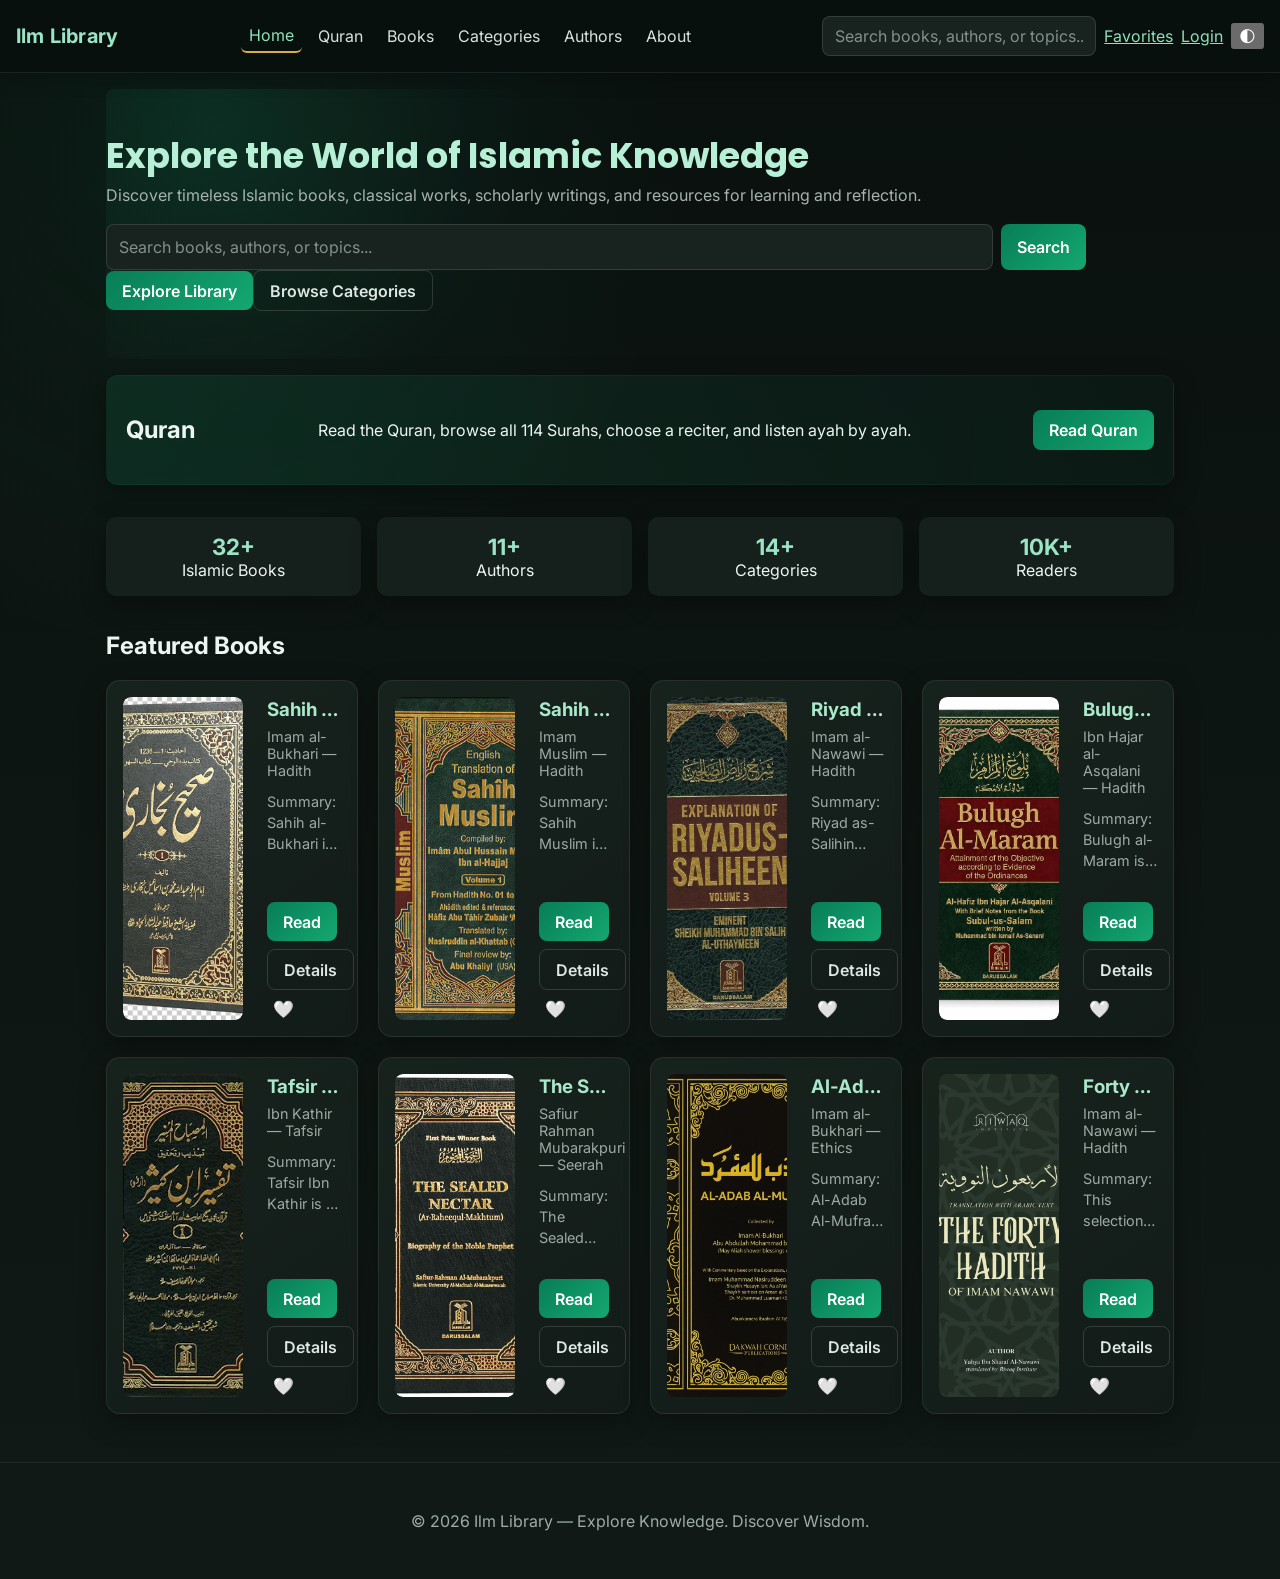
<file: index.html>
<!doctype html>
<html lang="en" data-theme="light">
<head>
<meta name="google-adsense-account" content="ca-pub-3055974106170945">
<meta charset="utf-8"><meta name="viewport" content="width=device-width,initial-scale=1">
<title>Ilm Library | Islamic Books, Quran & Islamic Knowledge</title>
<meta name="description" content="Explore Islamic books, classical works, authors, categories, and Quran resources at Ilm Library.">
<link rel="preconnect" href="https://fonts.googleapis.com"><link rel="preconnect" href="https://fonts.gstatic.com" crossorigin>
<link href="https://fonts.googleapis.com/css2?family=Inter:wght@300;400;700&family=Poppins:wght@400;600&family=Manrope:wght@400;600&display=swap" rel="stylesheet">
<link href="https://fonts.googleapis.com/css2?family=Noto+Naskh+Arabic&family=Noto+Sans+Arabic&display=swap" rel="stylesheet">
<link rel="stylesheet" href="css/style.css"><script async src="https://pagead2.googlesyndication.com/pagead/js/adsbygoogle.js?client=ca-pub-3055974106170945"
     crossorigin="anonymous"></script>
     <!-- Google tag (gtag.js) -->
<script async src="https://www.googletagmanager.com/gtag/js?id=G-07KH1Q19DR"></script>
<script>
  window.dataLayer = window.dataLayer || [];
  function gtag(){dataLayer.push(arguments);}
  gtag('js', new Date());

  gtag('config', 'G-07KH1Q19DR');
</script>
</head><body><div id="app"><p style="padding:2rem;text-align:center">Loading Ilm Library…</p></div><script src="js/app.js"></script></body></html>
</file>
<file: css/style.css>
:root {
    --emerald: #0b6b4a;
    --emerald-700: #0a573b;
    --forest: #083d2b;
    --gold: #c79a2d;
    --gold-700: #a27620;
    --ivory: #fbf7f0;
    --ivory-2: #fffdf9;
    --charcoal: #222222;
    --muted: #6b6b6b;

    --card-shadow: 0 6px 18px rgba(2, 12, 8, 0.06);
    --card-shadow-hover: 0 14px 34px rgba(2, 12, 8, 0.09);

    --cover-w: 120px;
    --cover-h: 160px;
}

/* ================================
   GLOBAL
   ================================ */

* {
    box-sizing: border-box;
}

html,
body {
    margin: 0;
    padding: 0;
    max-width: 100%;
}

body {
    font-family: Inter, system-ui, Arial, sans-serif;
    background: linear-gradient(
        180deg,
        var(--ivory) 0%,
        var(--ivory-2) 100%
    );
    color: var(--charcoal);
    -webkit-font-smoothing: antialiased;
}

img {
    max-width: 100%;
}

.arabic,
[dir="rtl"] {
    direction: rtl;
    font-family: "Noto Naskh Arabic", "Noto Sans Arabic", serif;
}

/* ================================
   CONTAINERS
   ================================ */

.container {
    width: 100%;
    max-width: 1100px;
    margin: 0 auto;
    padding: 1rem;
}

.container-sm {
    width: 100%;
    max-width: 1100px;
    margin: 0 auto;
    padding: 0 1rem;
}

/* ================================
   HEADER
   ================================ */

.site-header {
    display: flex;
    align-items: center;
    justify-content: space-between;
    gap: 1rem;

    padding: 1rem;

    background: rgba(251, 247, 240, 0.92);
    position: sticky;
    top: 0;
    z-index: 20;

    border-bottom: 1px solid rgba(0, 0, 0, 0.04);

    backdrop-filter: saturate(120%) blur(6px);
}

.brand a {
    font-weight: 700;
    color: var(--forest);
    text-decoration: none;
    font-size: 1.25rem;
    letter-spacing: 0.2px;
}

.nav {
    display: flex;
    align-items: center;
    flex-wrap: wrap;
}

.nav a {
    margin: 0 0.25rem;
    color: var(--charcoal);
    text-decoration: none;
    padding: 6px 8px;
    border-radius: 6px;

    transition:
        color 180ms ease,
        background 180ms ease;
}

.nav a:hover {
    color: var(--forest);
    background: rgba(11, 107, 74, 0.05);
}

.nav a.active {
    color: var(--forest);
    border-bottom: 2px solid var(--gold);
}

.actions {
    display: flex;
    align-items: center;
    gap: 0.5rem;
}

.actions .search input {
    padding: 0.55rem 0.75rem;
    border-radius: 8px;
    border: 1px solid rgba(0, 0, 0, 0.08);
    min-width: 200px;
    background: #fff;
    color: var(--charcoal);
}

.actions .search input:focus {
    outline: 3px solid rgba(11, 107, 74, 0.1);
    border-color: var(--emerald);
}

/* ================================
   HERO
   ================================ */

.hero {
    padding: 3rem 0;

    background-image:
        radial-gradient(
            circle at 10% 10%,
            rgba(11, 107, 74, 0.05),
            transparent 25%
        );

    border-radius: 8px;
}

.hero .hero-inner {
    max-width: 980px;
}

.hero h1 {
    font-family: Poppins, Inter, sans-serif;
    font-size: 2.2rem;
    margin: 0;
    color: var(--forest);
    line-height: 1.08;
}

.hero p {
    color: var(--muted);
    margin-top: 0.5rem;
    line-height: 1.6;
}

.hero-search {
    margin-top: 1rem;
    display: flex;
    gap: 0.5rem;
}

.hero-search input {
    flex: 1;
    min-width: 0;
    padding: 0.75rem;
    border-radius: 8px;
    border: 1px solid rgba(0, 0, 0, 0.08);
}

/* ================================
   BUTTONS
   ================================ */

.btn {
    background: var(--emerald);
    color: white;

    padding: 0.6rem 1rem;

    border-radius: 8px;
    text-decoration: none;

    display: inline-flex;
    align-items: center;
    justify-content: center;
    gap: 0.5rem;

    border: none;
    cursor: pointer;

    font-weight: 600;

    transition:
        transform 180ms ease,
        box-shadow 180ms ease,
        background 180ms ease;
}

.btn:hover {
    background: var(--emerald-700);
    transform: translateY(-2px);
    box-shadow: var(--card-shadow);
}

.btn:focus {
    outline: 3px solid rgba(11, 107, 74, 0.14);
    outline-offset: 2px;
}

.btn.ghost {
    background: transparent;
    border: 1px solid rgba(0, 0, 0, 0.08);
    color: var(--charcoal);
}

.btn.ghost:hover {
    border-color: rgba(11, 107, 74, 0.2);
    background: rgba(11, 107, 74, 0.03);
}

.btn.danger {
    background: #e74c3c;
    color: white;
}

/* ================================
   STATS
   ================================ */

.stats {
    display: grid;
    grid-template-columns: repeat(auto-fit, minmax(140px, 1fr));
    gap: 1rem;
    padding: 1rem 0;
}

.stat {
    background: white;
    padding: 1rem;
    border-radius: 10px;
    box-shadow: var(--card-shadow);

    text-align: center;

    transition:
        transform 180ms ease,
        box-shadow 180ms ease;
}

.stat:hover {
    transform: translateY(-5px);
    box-shadow: var(--card-shadow-hover);
}

.stat .num {
    font-size: 1.4rem;
    font-weight: 700;
    color: var(--forest);
}

/* ================================
   GENERAL GRID
   ================================ */

.grid {
    display: grid;
    grid-template-columns: repeat(
        auto-fill,
        minmax(240px, 1fr)
    );

    gap: 1.25rem;
    align-items: stretch;
}

/* ================================
   GENERAL CARDS
   ================================ */

.card {
    background: white;
    padding: 1rem;

    border-radius: 12px;
    border: 1px solid rgba(0, 0, 0, 0.04);

    box-shadow: var(--card-shadow);

    display: flex;
    flex-direction: row;
    align-items: stretch;

    gap: 1rem;

    min-height: 160px;
}

/* ================================
   BOOK CARDS
   ================================ */

.book-card {
    background: #ffffff;

    border: 1px solid rgba(11, 107, 74, 0.14);
    border-radius: 14px;

    box-shadow: var(--card-shadow);

    /*
       IMPORTANT:
       Keep book cards horizontal on desktop.
       Do not use height: 100%.
    */
    display: flex;
    flex-direction: row;
    align-items: stretch;

    height: auto;
    min-height: 190px;

    padding: 1rem;

    overflow: hidden;
    position: relative;

    transition:
        transform 180ms ease,
        box-shadow 180ms ease,
        border-color 180ms ease;
}

.book-card:hover {
    transform: translateY(-4px);

    border-color: rgba(199, 154, 45, 0.45);

    box-shadow: var(--card-shadow-hover);
}

/* Book cover */

.book-card .cover {
    flex: 0 0 var(--cover-w);

    width: var(--cover-w);

    overflow: hidden;
    border-radius: 8px;
}

.book-card .cover img {
    display: block;

    width: var(--cover-w);
    height: var(--cover-h);

    object-fit: cover;

    border-radius: 8px;

    transition: transform 250ms ease;
}

.book-card:hover .cover img {
    transform: scale(1.04);
}

/* Book content */

.book-card .meta {
    flex: 1;

    min-width: 0;

    display: flex;
    flex-direction: column;

    padding-left: 0.5rem;
}

/* Book title */

.book-card .meta h3 {
    margin: 0;
    line-height: 1.35;
}

.book-card .meta h3 a {
    display: block;

    color: var(--forest);
    text-decoration: none;

    white-space: nowrap;
    overflow: hidden;
    text-overflow: ellipsis;
}

.book-card .meta h3 a:hover {
    color: var(--emerald);
}

/* Metadata */

.book-card .meta .muted {
    color: var(--muted);

    font-size: 0.9rem;

    margin: 0.35rem 0;
}

/* Description */

.book-card .description {
    color: var(--muted);

    font-size: 0.9rem;
    line-height: 1.45;

    margin-top: 0.45rem;

    display: -webkit-box;
    -webkit-box-orient: vertical;
    -webkit-line-clamp: 3;

    overflow: hidden;
}

/* ================================
   BOOK ACTIONS
   ================================ */

.book-card .actions {
    margin-top: auto;

    padding-top: 1rem;

    display: flex;
    align-items: center;

    gap: 0.5rem;

    flex-wrap: wrap;

    /*
       Keep the button inside its own card.
    */
    position: static;
}

.book-card .actions .btn {
    position: static;
    flex-shrink: 0;
}

/* ================================
   BOOK DETAIL
   ================================ */

.book-detail {
    display: flex;
    gap: 2rem;
    align-items: flex-start;
}

.book-detail .left img {
    width: 260px;
    height: 340px;

    object-fit: cover;

    border-radius: 10px;
}

.book-detail .right {
    flex: 1;
    min-width: 0;
}

/* ================================
   QURAN BANNER
   ================================ */

.quran-banner {
    background:
        linear-gradient(
            90deg,
            rgba(11, 107, 74, 0.07),
            rgba(11, 107, 74, 0.02)
        );

    padding: 1.2rem;

    border-radius: 12px;

    margin: 1rem 0;

    box-shadow: var(--card-shadow);
}

.quran-banner .quran-inner {
    display: flex;
    align-items: center;
    justify-content: space-between;

    gap: 1rem;
}

/* ================================
   QURAN / READER
   ================================ */

.quran-controls {
    margin-bottom: 1rem;
}

.reader {
    padding: 1rem;
}

.reader .reading-content {
    max-width: 900px;

    margin: 1rem auto;

    line-height: 1.8;
    font-size: 18px;

    padding: 1rem;
}

.reader-toolbar {
    display: flex;
    justify-content: space-between;
    align-items: center;
    gap: 1rem;
}

.reader .controls button {
    margin-right: 0.5rem;
}

.reader .progress {
    min-width: 60px;
    text-align: center;
}

.reader.dark {
    background: #111;
    color: #eee;
}

.reader.dark .reading-content {
    background: #111;
    color: #eee;
}

/* ================================
   FORMS
   ================================ */

.form {
    max-width: 560px;
}

input,
select,
textarea,
button {
    font: inherit;
}

/* ================================
   PAGINATION
   ================================ */

.pagination {
    display: flex;
    gap: 0.5rem;
    padding: 1rem 0;
}

.pagination a {
    padding: 0.4rem 0.6rem;

    border-radius: 6px;

    text-decoration: none;

    border: 1px solid rgba(0, 0, 0, 0.06);
}

.pagination a.active {
    background: var(--forest);
    color: white;
}

/* ================================
   FOOTER
   ================================ */

.site-footer {
    background: transparent;

    text-align: center;

    padding: 2rem 0;

    margin-top: 2rem;

    border-top: 1px solid rgba(0, 0, 0, 0.04);
}

/* ================================
   WARNINGS
   ================================ */

.db-warning {
    background: #fff4e5;

    border: 1px solid #f0d9b5;

    color: #7a4b00;

    padding: 0.5rem;

    border-radius: 8px;

    text-align: center;

    margin: 0.5rem 0;
}

.api-note {
    background: #fffbe8;

    padding: 0.6rem;

    border-left: 4px solid var(--gold);

    border-radius: 6px;

    margin: 0.8rem 0;
}

/* ================================
   TOOLBAR / ADMIN
   ================================ */

.toolbar {
    display: flex;
    align-items: center;
}

.admin-table {
    width: 100%;
    border-collapse: collapse;
}

.admin-table th,
.admin-table td {
    padding: 0.6rem;
    border-bottom: 1px solid #eee;
}

/* ================================
   FAVORITES
   ================================ */

.fav-card,
#fav-btn {
    transition:
        transform 180ms ease,
        opacity 180ms ease;

    background: transparent;
    border: 0;

    font-size: 1.05rem;

    cursor: pointer;
}

.fav-card:active,
#fav-btn:active {
    transform: scale(0.92);
}

.fav-card.favorited,
#fav-btn.favorited {
    transform: scale(1.08);
    color: #e74c3c;
}

/* ================================
   REDUCED MOTION
   ================================ */

@media (prefers-reduced-motion: reduce) {
    *,
    *::before,
    *::after {
        transition: none !important;
        animation: none !important;
    }
}

/* ================================
   QURAN MOBILE
   ================================ */

@media (max-width: 700px) {

    .quran-reader {
        width: 100%;
        max-width: 100%;
        padding: 12px;
        box-sizing: border-box;
        overflow-x: hidden;
    }

    .quran-reader h1 {
        font-size: 1.5rem;
        line-height: 1.5;
        text-align: center;
        word-break: break-word;
    }

    .quran-reader h1 small {
        display: block;
        font-size: 0.9rem;
        margin-top: 4px;
    }

    .quran-controls {
        width: 100%;
        box-sizing: border-box;
    }

    .quran-controls form {
        display: flex;
        flex-direction: column;
        gap: 8px;
        width: 100%;
    }

    .quran-controls input,
    .quran-controls button {
        width: 100%;
        min-height: 44px;
        box-sizing: border-box;
    }

    .quran-controls label {
        display: block;
        margin: 10px 0 !important;
    }

    #ayah-filter {
        width: 100%;
        margin: 10px 0 0 !important;
        box-sizing: border-box;
        min-height: 44px;
    }

    .reading-content {
        width: 100%;
        max-width: 100%;
        box-sizing: border-box;
        overflow-x: hidden;
    }

    .surah-ayahs {
        width: 100%;
    }

    .ayah {
        width: 100%;
        max-width: 100%;

        box-sizing: border-box;

        padding: 14px 10px;

        margin-bottom: 14px;

        overflow-wrap: anywhere;
    }

    .ayah-arabic {
        width: 100%;
        box-sizing: border-box;

        font-size: 1.45rem !important;

        line-height: 2.2;

        text-align: right !important;

        direction: rtl !important;

        overflow-wrap: anywhere;
    }

    .ayah-text {
        display: inline;
    }

    .ayah-number {
        white-space: nowrap;
        font-size: 0.75em;
    }

    .ayah-translation {
        width: 100%;
        box-sizing: border-box;

        font-size: 0.95rem;

        line-height: 1.7;

        overflow-wrap: anywhere;
    }

    .reader-controls {
        display: flex;
        flex-direction: column;
        gap: 8px;
        width: 100%;
    }

    .reader-controls .btn {
        width: 100%;
        text-align: center;
        box-sizing: border-box;
        min-height: 44px;
    }

    .api-note,
    .surah-source {
        font-size: 0.8rem;
        line-height: 1.5;
    }
}

/* ================================
   MAIN MOBILE RESPONSIVE FIX
   ================================ */

@media (max-width: 700px) {

    html,
    body {
        width: 100%;
        max-width: 100%;
        overflow-x: hidden;
    }

    * {
        box-sizing: border-box;
    }

    /* Container */

    .container {
        width: 100%;
        max-width: 100%;

        margin: 0;

        padding-left: 16px;
        padding-right: 16px;
    }

    /* Header */

    .site-header {
        width: 100%;
        max-width: 100%;

        display: flex;
        flex-direction: column;

        align-items: stretch;

        gap: 12px;

        padding: 12px 16px;
    }

    .brand {
        text-align: center;
    }

    .brand a {
        font-size: 1.3rem;
    }

    .nav {
        width: 100%;

        display: flex;
        flex-wrap: wrap;

        justify-content: center;

        gap: 6px;
    }

    .nav a {
        margin: 0;

        padding: 6px 8px;

        font-size: 0.9rem;

        white-space: nowrap;
    }

    /* Actions */

    .actions {
        width: 100%;

        display: flex;
        flex-wrap: wrap;

        justify-content: center;

        gap: 8px;
    }

    .actions .search {
        width: 100%;
        flex-basis: 100%;
    }

    .actions .search input {
        width: 100%;
        max-width: 100%;

        padding: 10px;
    }

    .actions > a {
        white-space: nowrap;
    }

    #theme-toggle {
        flex-shrink: 0;
    }

    /* Main */

    main {
        width: 100%;
        max-width: 100%;

        overflow-x: hidden;
    }

    /* Hero */

    .hero {
        width: 100%;
        max-width: 100%;

        overflow: hidden;
    }

    .hero h1 {
        font-size: 2rem;
        line-height: 1.2;

        overflow-wrap: anywhere;
    }

    .hero p {
        font-size: 1rem;
        line-height: 1.5;
    }

    /* Hero actions */

    .hero-actions {
        display: flex;
        flex-direction: column;

        width: 100%;

        gap: 8px;
    }

    .hero-actions .btn {
        width: 100%;
        max-width: 100%;

        text-align: center;
    }

    /* Grid */

    .grid {
        grid-template-columns: 1fr !important;

        width: 100%;
    }

    /* Images */

    img {
        max-width: 100%;
        height: auto;
    }

    /* Forms */

    input,
    select,
    textarea,
    button {
        max-width: 100%;
    }

    /* Book cards */

    .book-card {
        flex-direction: column;

        min-height: 0;
        height: auto;
    }

    .book-card .cover {
        width: 100%;
        flex: none;
    }

    .book-card .cover img {
        width: 100%;
        height: 180px;

        object-fit: cover;
    }

    .book-card .meta {
        padding: 1rem 0 0;
    }

    .book-card .actions {
        margin-top: 1rem;
    }
}

/* ================================
   NARROW MOBILE
   ================================ */

@media (max-width: 430px) {

    /* Books filter */

    .filters .filters-form {
        display: flex;

        flex-direction: column;

        gap: 8px;

        align-items: stretch;
    }

    .filters .filters-form input[type="text"],
    .filters .filters-form input[name="q"],
    .filters .filters-form select {
        width: 100%;
        max-width: 100%;
    }

    .filters .filters-form label {
        display: flex;

        align-items: center;

        gap: 8px;

        font-size: 0.95rem;
    }

    .filters .filters-form .btn {
        align-self: flex-start;

        margin-top: 6px;

        padding: 0.5rem 0.9rem;
    }

    .filters .filters-form label input[type="checkbox"] {
        margin-right: 6px;
        margin-left: 0;
    }

    /* Hero */

    .hero h1 {
        font-size: 1.7rem;
        line-height: 1.14;
    }
}

@media (max-width: 375px) {

    .hero h1 {
        font-size: 1.6rem;
        line-height: 1.12;
    }

    .filters .filters-form {
        gap: 6px;
    }

    .filters .filters-form .btn {
        padding: 0.48rem 0.8rem;
    }
}

@media (max-width: 320px) {

    .hero h1 {
        font-size: 1.45rem;
        line-height: 1.12;
    }

    .filters .filters-form label {
        font-size: 0.92rem;
    }

    .filters .filters-form .btn {
        padding: 0.44rem 0.7rem;
    }
}
/* =========================================
   GLOBAL DARK THEME
   ========================================= */

html[data-theme="dark"] {
    --ivory: #111815;
    --ivory-2: #151c19;
    --charcoal: #eeeeee;
    --muted: #aeb8b3;

    --emerald: #19a875;
    --emerald-700: #13865e;
    --forest: #9be0c5;

    --gold: #d8ad45;
    --gold-700: #c2942e;

    --card-shadow:
        0 6px 18px rgba(0, 0, 0, 0.30);

    --card-shadow-hover:
        0 14px 34px rgba(0, 0, 0, 0.45);
}


/* Body */

html[data-theme="dark"] body {
    background:
        linear-gradient(
            180deg,
            #0d1411 0%,
            #111815 100%
        );

    color: var(--charcoal);
}


/* Header */

html[data-theme="dark"] .site-header {
    background: rgba(13, 20, 17, 0.94);
    border-bottom-color: rgba(255, 255, 255, 0.08);
}


html[data-theme="dark"] .brand a {
    color: #7bd7b2;
}


html[data-theme="dark"] .nav a {
    color: #d9e1dd;
}


html[data-theme="dark"] .nav a:hover {
    color: #8be1bd;
    background: rgba(25, 168, 117, 0.12);
}


html[data-theme="dark"] .nav a.active {
    color: #8be1bd;
}


/* Header search */

html[data-theme="dark"] .actions .search input {
    background: #1b2521;
    color: #eeeeee;
    border-color: rgba(255, 255, 255, 0.12);
}


html[data-theme="dark"] .actions .search input::placeholder {
    color: #89958f;
}


/* Theme button */

html[data-theme="dark"] #theme-toggle {
    background: #1d2924;
    color: #ffffff;
    border: 1px solid rgba(255, 255, 255, 0.12);
}


/* Hero */

html[data-theme="dark"] .hero {
    background-image:
        radial-gradient(
            circle at 10% 10%,
            rgba(25, 168, 117, 0.12),
            transparent 30%
        );
}


html[data-theme="dark"] .hero h1 {
    color: #b8efd7;
}


html[data-theme="dark"] .hero p {
    color: #aeb8b3;
}


/* Inputs */

html[data-theme="dark"] input,
html[data-theme="dark"] select,
html[data-theme="dark"] textarea {
    background: #1a2420;
    color: #eeeeee;
    border-color: rgba(255, 255, 255, 0.12);
}


html[data-theme="dark"] input::placeholder,
html[data-theme="dark"] textarea::placeholder {
    color: #89958f;
}


/* Cards */

html[data-theme="dark"] .card,
html[data-theme="dark"] .book-card,
html[data-theme="dark"] .stat {
    background: #18211e;
    color: #eeeeee;
    border-color: rgba(255, 255, 255, 0.08);
    box-shadow:
        0 6px 18px rgba(0, 0, 0, 0.30);
}


html[data-theme="dark"] .book-card:hover {
    border-color: rgba(216, 173, 69, 0.45);

    box-shadow:
        0 12px 30px rgba(0, 0, 0, 0.45);
}


html[data-theme="dark"] .book-card .meta h3 a {
    color: #a8e8ca;
}


html[data-theme="dark"] .book-card .meta p {
    color: #d5ddd9;
}


html[data-theme="dark"] .book-card .meta .muted,
html[data-theme="dark"] .book-card .meta .description {
    color: #9da9a3;
}


/* Stats */

html[data-theme="dark"] .stat .num {
    color: #9be0c5;
}


/* Quran banner */

html[data-theme="dark"] .quran-banner {
    background:
        linear-gradient(
            90deg,
            rgba(25, 168, 117, 0.12),
            rgba(25, 168, 117, 0.04)
        );

    color: #eeeeee;
}


/* Book details */

html[data-theme="dark"] .book-detail {
    color: #eeeeee;
}


html[data-theme="dark"] .book-detail .right {
    color: #dddddd;
}


/* Pagination */

html[data-theme="dark"] .pagination a {
    color: #dddddd;
    border-color: rgba(255, 255, 255, 0.10);
}


html[data-theme="dark"] .pagination a:hover {
    background: rgba(25, 168, 117, 0.12);
}


html[data-theme="dark"] .pagination a.active {
    background: #116b4c;
    color: #ffffff;
}


/* Footer */

html[data-theme="dark"] .site-footer {
    color: #aeb8b3;
    border-top-color: rgba(255, 255, 255, 0.08);
}


/* Warnings */

html[data-theme="dark"] .db-warning {
    background: #302718;
    color: #e5c889;
    border-color: #5d4b25;
}


html[data-theme="dark"] .api-note {
    background: #2c281b;
    color: #e4d39e;
    border-left-color: var(--gold);
}


/* Buttons */

html[data-theme="dark"] .btn {
    background: #12845c;
    color: #ffffff;
}


html[data-theme="dark"] .btn:hover {
    background: #16976a;
}


html[data-theme="dark"] .btn.ghost {
    background: transparent;
    color: #dddddd;
    border-color: rgba(255, 255, 255, 0.14);
}


html[data-theme="dark"] .btn.ghost:hover {
    background: rgba(25, 168, 117, 0.10);
}


/* Admin table */

html[data-theme="dark"] .admin-table {
    color: #eeeeee;
}


html[data-theme="dark"] .admin-table th,
html[data-theme="dark"] .admin-table td {
    border-bottom-color: rgba(255, 255, 255, 0.08);
}


/* Links */

html[data-theme="dark"] a {
    color: #8bdcb8;
}


/* Keep buttons readable */

html[data-theme="dark"] button {
    color: inherit;
}


/* Smooth theme transition */

body,
.site-header,
.card,
.book-card,
.stat,
.quran-banner,
input,
select,
textarea,
.site-footer {
    transition:
        background-color 200ms ease,
        color 200ms ease,
        border-color 200ms ease,
        box-shadow 200ms ease;
}
css
/* =========================================================
   ILM LIBRARY - LOGIN PAGE
   ========================================================= */

.auth-page {
    min-height: calc(100vh - 70px);
    display: flex;
    align-items: center;
    justify-content: center;
    padding: 50px 20px;
    background:
        radial-gradient(circle at 10% 20%, rgba(34, 197, 94, 0.08), transparent 30%),
        radial-gradient(circle at 90% 80%, rgba(16, 185, 129, 0.08), transparent 30%),
        #f6f8f7;
}

.auth-container {
    width: 100%;
    max-width: 950px;
    min-height: 570px;
    display: grid;
    grid-template-columns: 1fr 1fr;
    overflow: hidden;
    border-radius: 24px;
    background: #ffffff;
    box-shadow: 0 20px 60px rgba(15, 23, 42, 0.12);
}

/* =========================================================
   BRANDING SECTION
   ========================================================= */

.auth-brand {
    position: relative;
    display: flex;
    flex-direction: column;
    justify-content: center;
    padding: 60px;
    color: #ffffff;
    overflow: hidden;
    background:
        linear-gradient(145deg, #064e3b 0%, #047857 50%, #059669 100%);
}

.auth-brand::before {
    content: "";
    position: absolute;
    width: 260px;
    height: 260px;
    border: 1px solid rgba(255, 255, 255, 0.12);
    border-radius: 50%;
    top: -100px;
    right: -80px;
}

.auth-brand::after {
    content: "";
    position: absolute;
    width: 350px;
    height: 350px;
    border: 1px solid rgba(255, 255, 255, 0.08);
    border-radius: 50%;
    bottom: -200px;
    left: -130px;
}

.brand-icon {
    position: relative;
    z-index: 1;
    width: 62px;
    height: 62px;
    display: flex;
    align-items: center;
    justify-content: center;
    margin-bottom: 28px;
    border-radius: 16px;
    background: rgba(255, 255, 255, 0.14);
    border: 1px solid rgba(255, 255, 255, 0.15);
    font-size: 28px;
}

.auth-brand h1 {
    position: relative;
    z-index: 1;
    margin: 0 0 12px;
    font-size: 38px;
    font-weight: 700;
    letter-spacing: -1px;
}

.brand-tagline {
    position: relative;
    z-index: 1;
    margin: 0;
    font-size: 17px;
    line-height: 1.6;
    color: rgba(255, 255, 255, 0.9);
}

.brand-divider {
    position: relative;
    z-index: 1;
    width: 55px;
    height: 3px;
    margin: 28px 0;
    border-radius: 10px;
    background: rgba(255, 255, 255, 0.7);
}

.brand-description {
    position: relative;
    z-index: 1;
    max-width: 340px;
    margin: 0;
    font-size: 14px;
    line-height: 1.8;
    color: rgba(255, 255, 255, 0.75);
}

/* =========================================================
   LOGIN FORM SECTION
   ========================================================= */

.auth-form-container {
    display: flex;
    flex-direction: column;
    justify-content: center;
    padding: 60px;
}

.auth-header {
    margin-bottom: 32px;
}

.auth-small-title {
    display: block;
    margin-bottom: 10px;
    color: #059669;
    font-size: 11px;
    font-weight: 700;
    letter-spacing: 1.5px;
}

.auth-header h2 {
    margin: 0 0 10px;
    color: #111827;
    font-size: 28px;
    line-height: 1.3;
    font-weight: 700;
}

.auth-header p {
    margin: 0;
    color: #6b7280;
    font-size: 14px;
}

/* =========================================================
   FORM
   ========================================================= */

.auth-form {
    width: 100%;
}

.form-group {
    margin-bottom: 22px;
}

.form-group label {
    display: block;
    margin-bottom: 8px;
    color: #374151;
    font-size: 13px;
    font-weight: 600;
}

.input-wrapper {
    position: relative;
    display: flex;
    align-items: center;
}

.input-icon {
    position: absolute;
    left: 15px;
    z-index: 1;
    color: #9ca3af;
    font-size: 15px;
    pointer-events: none;
}

.input-wrapper input {
    width: 100%;
    height: 50px;
    box-sizing: border-box;
    padding: 0 15px 0 43px;
    border: 1px solid #d1d5db;
    border-radius: 10px;
    outline: none;
    background: #ffffff;
    color: #111827;
    font-family: inherit;
    font-size: 14px;
    transition:
        border-color 0.2s ease,
        box-shadow 0.2s ease,
        background 0.2s ease;
}

.input-wrapper input::placeholder {
    color: #9ca3af;
}

.input-wrapper input:hover {
    border-color: #9ca3af;
}

.input-wrapper input:focus {
    border-color: #059669;
    background: #ffffff;
    box-shadow: 0 0 0 3px rgba(5, 150, 105, 0.12);
}

/* Password field needs extra space for Show button */
#password {
    padding-right: 65px;
}

.password-toggle {
    position: absolute;
    right: 12px;
    border: none;
    padding: 5px;
    background: transparent;
    color: #059669;
    font-family: inherit;
    font-size: 12px;
    font-weight: 600;
    cursor: pointer;
}

.password-toggle:hover {
    color: #047857;
}

/* =========================================================
   LOGIN BUTTON
   ========================================================= */

.auth-submit {
    width: 100%;
    height: 50px;
    display: flex;
    align-items: center;
    justify-content: center;
    gap: 10px;
    margin-top: 8px;
    border: none;
    border-radius: 10px;
    background: linear-gradient(135deg, #047857, #059669);
    color: #ffffff;
    font-family: inherit;
    font-size: 14px;
    font-weight: 700;
    cursor: pointer;
    box-shadow: 0 8px 18px rgba(5, 150, 105, 0.2);
    transition:
        transform 0.2s ease,
        box-shadow 0.2s ease,
        opacity 0.2s ease;
}

.auth-submit:hover {
    transform: translateY(-2px);
    box-shadow: 0 12px 24px rgba(5, 150, 105, 0.25);
}

.auth-submit:active {
    transform: translateY(0);
}

.submit-arrow {
    font-size: 18px;
    transition: transform 0.2s ease;
}

.auth-submit:hover .submit-arrow {
    transform: translateX(4px);
}

/* =========================================================
   FOOTER
   ========================================================= */

.auth-footer {
    margin-top: 28px;
    padding-top: 24px;
    border-top: 1px solid #e5e7eb;
    text-align: center;
}

.auth-footer p {
    margin: 0;
    color: #6b7280;
    font-size: 13px;
}

.auth-footer a {
    color: #059669;
    font-weight: 700;
    text-decoration: none;
}

.auth-footer a:hover {
    color: #047857;
    text-decoration: underline;
}

/* =========================================================
   RESPONSIVE DESIGN
   ========================================================= */

@media (max-width: 800px) {
    .auth-container {
        max-width: 520px;
        grid-template-columns: 1fr;
    }

    .auth-brand {
        min-height: 260px;
        padding: 40px;
    }

    .auth-brand h1 {
        font-size: 32px;
    }

    .brand-description {
        max-width: 500px;
    }

    .brand-divider {
        margin: 18px 0;
    }

    .auth-form-container {
        padding: 45px 40px;
    }
}

@media (max-width: 500px) {
    .auth-page {
        min-height: 100vh;
        padding: 20px 15px;
    }

    .auth-container {
        border-radius: 18px;
    }

    .auth-brand {
        padding: 35px 25px;
    }

    .auth-brand h1 {
        font-size: 28px;
    }

    .brand-tagline {
        font-size: 15px;
    }

    .brand-description {
        font-size: 13px;
    }

    .auth-form-container {
        padding: 35px 25px;
    }

    .auth-header h2 {
        font-size: 24px;
    }
}
css
/* =========================================================
   ILM LIBRARY — AUTHENTICATION PAGES
   LOGIN + REGISTER
   ========================================================= */

.auth-page {
    min-height: calc(100vh - 70px);
    width: 100%;
    box-sizing: border-box;
    display: flex;
    align-items: center;
    justify-content: center;
    padding: 50px 20px;
    background:
        radial-gradient(
            circle at 10% 20%,
            rgba(16, 185, 129, 0.10),
            transparent 30%
        ),
        radial-gradient(
            circle at 90% 80%,
            rgba(6, 78, 59, 0.08),
            transparent 30%
        ),
        #f5f7f6;
}

/* =========================================================
   MAIN CARD
   ========================================================= */

.auth-container {
    width: 100%;
    max-width: 1000px;
    min-height: 580px;
    display: grid;
    grid-template-columns: 45% 55%;
    overflow: hidden;
    border-radius: 24px;
    background: #ffffff;
    box-shadow:
        0 25px 70px rgba(0, 0, 0, 0.12),
        0 5px 20px rgba(0, 0, 0, 0.05);
}

/* =========================================================
   LEFT BRANDING
   ========================================================= */

.auth-brand {
    position: relative;
    isolation: isolate;
    display: flex;
    flex-direction: column;
    justify-content: center;
    padding: 60px;
    overflow: hidden;
    color: #ffffff;
    background:
        linear-gradient(
            145deg,
            #022c22 0%,
            #064e3b 35%,
            #047857 70%,
            #059669 100%
        );
}

/* Decorative circles */

.auth-brand::before {
    content: "";
    position: absolute;
    z-index: -1;
    width: 350px;
    height: 350px;
    top: -180px;
    right: -150px;
    border: 1px solid rgba(255, 255, 255, 0.12);
    border-radius: 50%;
}

.auth-brand::after {
    content: "";
    position: absolute;
    z-index: -1;
    width: 420px;
    height: 420px;
    bottom: -260px;
    left: -220px;
    border: 1px solid rgba(255, 255, 255, 0.09);
    border-radius: 50%;
}

/* Logo icon */

.brand-icon {
    width: 65px;
    height: 65px;
    display: flex;
    align-items: center;
    justify-content: center;
    margin-bottom: 28px;
    border: 1px solid rgba(255, 255, 255, 0.18);
    border-radius: 18px;
    background: rgba(255, 255, 255, 0.12);
    backdrop-filter: blur(10px);
    font-size: 29px;
    box-shadow:
        0 10px 30px rgba(0, 0, 0, 0.12);
}

/* Brand heading */

.auth-brand h1 {
    margin: 0 0 12px;
    color: #ffffff;
    font-size: 40px;
    line-height: 1.1;
    font-weight: 800;
    letter-spacing: -1.2px;
}

/* Tagline */

.brand-tagline {
    max-width: 350px;
    margin: 0;
    color: rgba(255, 255, 255, 0.92);
    font-size: 17px;
    line-height: 1.6;
}

/* Divider */

.brand-divider {
    width: 55px;
    height: 3px;
    margin: 28px 0;
    border-radius: 20px;
    background: rgba(255, 255, 255, 0.75);
}

/* Description */

.brand-description {
    max-width: 350px;
    margin: 0;
    color: rgba(255, 255, 255, 0.72);
    font-size: 14px;
    line-height: 1.85;
}

/* =========================================================
   RIGHT SIDE
   ========================================================= */

.auth-form-container {
    display: flex;
    flex-direction: column;
    justify-content: center;
    padding: 60px;
    background: #ffffff;
}

/* =========================================================
   HEADER
   ========================================================= */

.auth-header {
    margin-bottom: 30px;
}

.auth-small-title {
    display: block;
    margin-bottom: 9px;
    color: #059669;
    font-size: 11px;
    font-weight: 800;
    letter-spacing: 1.8px;
}

.auth-header h2 {
    margin: 0 0 10px;
    color: #111827;
    font-size: 29px;
    line-height: 1.25;
    font-weight: 750;
    letter-spacing: -0.5px;
}

.auth-header p {
    margin: 0;
    color: #6b7280;
    font-size: 14px;
    line-height: 1.6;
}

/* =========================================================
   FORM
   ========================================================= */

.auth-form {
    width: 100%;
    margin: 0;
}

.form-group {
    width: 100%;
    margin-bottom: 19px;
}

.form-group label {
    display: block;
    margin-bottom: 8px;
    color: #374151;
    font-size: 13px;
    font-weight: 650;
}

/* =========================================================
   INPUT
   ========================================================= */

.input-wrapper {
    position: relative;
    width: 100%;
    display: flex;
    align-items: center;
}

.input-wrapper input {
    width: 100%;
    height: 50px;
    box-sizing: border-box;

    padding: 0 15px 0 44px;

    border: 1px solid #d1d5db;
    border-radius: 10px;

    outline: none;

    background: #ffffff;
    color: #111827;

    font-family: inherit;
    font-size: 14px;

    transition:
        border-color 0.2s ease,
        box-shadow 0.2s ease,
        transform 0.2s ease;
}

.input-wrapper input::placeholder {
    color: #9ca3af;
}

.input-wrapper input:hover {
    border-color: #9ca3af;
}

.input-wrapper input:focus {
    border-color: #059669;
    box-shadow:
        0 0 0 3px rgba(5, 150, 105, 0.12);
}

/* =========================================================
   INPUT ICON
   ========================================================= */

.input-icon {
    position: absolute;
    left: 15px;
    z-index: 2;

    display: flex;
    align-items: center;
    justify-content: center;

    color: #9ca3af;

    font-size: 15px;

    pointer-events: none;
}

/* =========================================================
   PASSWORD
   ========================================================= */

#password,
#confirmPassword {
    padding-right: 65px;
}

.password-toggle {
    position: absolute;
    z-index: 3;
    right: 11px;

    border: none;
    outline: none;

    padding: 6px;

    background: transparent;

    color: #059669;

    font-family: inherit;
    font-size: 12px;
    font-weight: 700;

    cursor: pointer;

    transition: color 0.2s ease;
}

.password-toggle:hover {
    color: #047857;
}

/* =========================================================
   SUBMIT BUTTON
   ========================================================= */

.auth-submit {
    width: 100%;
    height: 51px;

    display: flex;
    align-items: center;
    justify-content: center;
    gap: 10px;

    margin-top: 8px;

    border: none;
    border-radius: 10px;

    background:
        linear-gradient(
            135deg,
            #047857,
            #059669
        );

    color: #ffffff;

    font-family: inherit;
    font-size: 14px;
    font-weight: 750;

    cursor: pointer;

    box-shadow:
        0 8px 20px rgba(5, 150, 105, 0.22);

    transition:
        transform 0.2s ease,
        box-shadow 0.2s ease,
        opacity 0.2s ease;
}

.auth-submit:hover {
    transform: translateY(-2px);

    box-shadow:
        0 13px 28px rgba(5, 150, 105, 0.28);
}

.auth-submit:active {
    transform: translateY(0);
}

.submit-arrow {
    font-size: 18px;

    transition:
        transform 0.2s ease;
}

.auth-submit:hover .submit-arrow {
    transform: translateX(5px);
}

/* =========================================================
   FOOTER
   ========================================================= */

.auth-footer {
    margin-top: 25px;
    padding-top: 22px;

    border-top: 1px solid #e5e7eb;

    text-align: center;
}

.auth-footer p {
    margin: 0;

    color: #6b7280;

    font-size: 13px;
    line-height: 1.6;
}

.auth-footer a {
    color: #059669;

    font-weight: 700;

    text-decoration: none;

    transition: color 0.2s ease;
}

.auth-footer a:hover {
    color: #047857;
    text-decoration: underline;
}

/* =========================================================
   MOBILE
   ========================================================= */

@media (max-width: 800px) {

    .auth-page {
        min-height: 100vh;
        padding: 25px 15px;
    }

    .auth-container {
        max-width: 520px;
        grid-template-columns: 1fr;
        min-height: auto;
        border-radius: 20px;
    }

    .auth-brand {
        min-height: 270px;
        padding: 40px;
    }

    .auth-brand h1 {
        font-size: 32px;
    }

    .brand-description {
        max-width: 500px;
    }

    .auth-form-container {
        padding: 45px 40px;
    }
}

/* =========================================================
   SMALL MOBILE
   ========================================================= */

@media (max-width: 500px) {

    .auth-page {
        padding: 15px;
        align-items: flex-start;
    }

    .auth-container {
        margin-top: 15px;
        border-radius: 17px;
    }

    .auth-brand {
        min-height: 230px;
        padding: 30px 25px;
    }

    .brand-icon {
        width: 52px;
        height: 52px;
        margin-bottom: 18px;
        border-radius: 14px;
        font-size: 23px;
    }

    .auth-brand h1 {
        font-size: 28px;
    }

    .brand-tagline {
        font-size: 14px;
    }

    .brand-divider {
        margin: 18px 0;
    }

    .brand-description {
        font-size: 12px;
        line-height: 1.7;
    }

    .auth-form-container {
        padding: 35px 23px;
    }

    .auth-header {
        margin-bottom: 25px;
    }

    .auth-header h2 {
        font-size: 24px;
    }

    .auth-header p {
        font-size: 13px;
    }

    .input-wrapper input {
        height: 48px;
    }

    .auth-submit {
        height: 49px;
    }
}

/* =========================================================
   VERY SMALL SCREENS
   ========================================================= */

@media (max-width: 350px) {

    .auth-brand {
        padding: 25px 20px;
    }

    .auth-form-container {
        padding: 30px 18px;
    }

    .auth-brand h1 {
        font-size: 25px;
    }

    .auth-header h2 {
        font-size: 22px;
    }
}
/* =========================================================
   ILM LIBRARY — DARK MODE BY DEFAULT
   ========================================================= */

:root {
    --ivory: #0b1210;
    --ivory-2: #101916;
    --charcoal: #edf5f1;
    --muted: #9eaca6;

    --emerald: #19b47c;
    --emerald-700: #12845c;

    --forest: #9be4c5;

    --gold: #d8ad45;
    --gold-700: #bd9130;

    --card-shadow:
        0 8px 24px rgba(0, 0, 0, 0.35);

    --card-shadow-hover:
        0 16px 38px rgba(0, 0, 0, 0.5);
}


/* =========================================================
   GLOBAL DARK BACKGROUND
   ========================================================= */

html,
body {
    background:
        radial-gradient(
            circle at 15% 10%,
            rgba(25, 180, 124, 0.07),
            transparent 28%
        ),
        linear-gradient(
            180deg,
            #09100e 0%,
            #0d1512 45%,
            #101916 100%
        );

    color: #edf5f1;
}


/* =========================================================
   HEADER
   ========================================================= */

.site-header {
    background: rgba(9, 16, 14, 0.94);
    border-bottom: 1px solid rgba(255, 255, 255, 0.08);
    box-shadow: 0 4px 20px rgba(0, 0, 0, 0.2);
}

.brand a {
    color: #9be4c5;
}

.nav a {
    color: #d7e2dd;
}

.nav a:hover {
    color: #8ee2bc;
    background: rgba(25, 180, 124, 0.1);
}

.nav a.active {
    color: #8ee2bc;
    border-bottom-color: var(--gold);
}


/* =========================================================
   SEARCH
   ========================================================= */

.actions .search input,
.hero-search input {
    background: #18221e;
    color: #edf5f1;
    border-color: rgba(255, 255, 255, 0.12);
}

.actions .search input::placeholder,
.hero-search input::placeholder {
    color: #82918a;
}

.actions .search input:focus,
.hero-search input:focus {
    border-color: var(--emerald);
    outline: 3px solid rgba(25, 180, 124, 0.12);
}


/* =========================================================
   HERO
   ========================================================= */

.hero {
    background:
        radial-gradient(
            circle at 10% 10%,
            rgba(25, 180, 124, 0.12),
            transparent 32%
        );
}

.hero h1 {
    color: #b7efd7;
}

.hero p {
    color: #a6b3ad;
}


/* =========================================================
   BUTTONS
   ========================================================= */

.btn {
    background: linear-gradient(
        135deg,
        #087d57,
        #14a871
    );

    color: #ffffff;
}

.btn:hover {
    background: linear-gradient(
        135deg,
        #0a9365,
        #19b980
    );
}

.btn.ghost {
    background: transparent;
    color: #dce7e2;
    border-color: rgba(255, 255, 255, 0.14);
}

.btn.ghost:hover {
    background: rgba(25, 180, 124, 0.1);
    border-color: rgba(25, 180, 124, 0.35);
}


/* =========================================================
   CARDS
   ========================================================= */

.card,
.book-card,
.stat {
    background: #151f1b;
    color: #edf5f1;
    border-color: rgba(255, 255, 255, 0.08);
    box-shadow: var(--card-shadow);
}

.card:hover,
.stat:hover {
    box-shadow: var(--card-shadow-hover);
}


/* =========================================================
   BOOK CARDS
   ========================================================= */

.book-card {
    background:
        linear-gradient(
            145deg,
            #17221d,
            #121b18
        );
}

.book-card:hover {
    border-color: rgba(216, 173, 69, 0.4);
    box-shadow: var(--card-shadow-hover);
}

.book-card .meta h3 a {
    color: #a9e8cb;
}

.book-card .meta h3 a:hover {
    color: #62d9a4;
}

.book-card .meta .muted,
.book-card .meta .description {
    color: #9daaa4;
}


/* =========================================================
   STATS
   ========================================================= */

.stat .num {
    color: #9be4c5;
}


/* =========================================================
   BOOK DETAILS
   ========================================================= */

.book-detail {
    color: #edf5f1;
}

.book-detail .right {
    color: #d5dfda;
}


/* =========================================================
   QURAN BANNER
   ========================================================= */

.quran-banner {
    background:
        linear-gradient(
            90deg,
            rgba(25, 180, 124, 0.13),
            rgba(25, 180, 124, 0.035)
        );

    color: #edf5f1;

    border: 1px solid rgba(25, 180, 124, 0.08);
}


/* =========================================================
   QURAN READER
   ========================================================= */

.reader {
    color: #edf5f1;
}

.reader .reading-content {
    color: #edf5f1;
}

.reader.dark {
    background: #090d0c;
    color: #edf5f1;
}

.reader.dark .reading-content {
    background: #090d0c;
    color: #edf5f1;
}

.ayah {
    background: #151f1b;
    border-color: rgba(255, 255, 255, 0.08);
}

.ayah-arabic {
    color: #d9f3e7;
}

.ayah-translation {
    color: #aab7b1;
}


/* =========================================================
   ALL FORMS
   ========================================================= */

input,
select,
textarea {
    background: #18221e;
    color: #edf5f1;
    border-color: rgba(255, 255, 255, 0.13);
}

input::placeholder,
textarea::placeholder {
    color: #7f8d87;
}

input:focus,
select:focus,
textarea:focus {
    border-color: var(--emerald);
    outline: 3px solid rgba(25, 180, 124, 0.1);
}


/* =========================================================
   PAGINATION
   ========================================================= */

.pagination a {
    color: #d8e2de;
    border-color: rgba(255, 255, 255, 0.1);
    background: #151f1b;
}

.pagination a:hover {
    background: rgba(25, 180, 124, 0.1);
}

.pagination a.active {
    background: #087d57;
    color: #ffffff;
}


/* =========================================================
   FOOTER
   ========================================================= */

.site-footer {
    background: transparent;
    color: #9eaca6;
    border-top-color: rgba(255, 255, 255, 0.08);
}


/* =========================================================
   WARNINGS
   ========================================================= */

.db-warning {
    background: #302719;
    border-color: #5b4825;
    color: #e6c77d;
}

.api-note {
    background: #2c2719;
    color: #e3d29a;
}


/* =========================================================
   ADMIN TABLE
   ========================================================= */

.admin-table {
    color: #edf5f1;
}

.admin-table th,
.admin-table td {
    border-bottom-color: rgba(255, 255, 255, 0.08);
}

.admin-table th {
    color: #b9c8c1;
}


/* =========================================================
   LINKS
   ========================================================= */

a {
    color: #8de0b9;
}

a:hover {
    color: #b0efd2;
}


/* =========================================================
   =========================================================
   AUTH — LOGIN + REGISTER
   =========================================================
   ========================================================= */

.auth-page {
    min-height: calc(100vh - 70px);

    background:
        radial-gradient(
            circle at 10% 20%,
            rgba(25, 180, 124, 0.10),
            transparent 30%
        ),
        radial-gradient(
            circle at 90% 80%,
            rgba(6, 78, 59, 0.14),
            transparent 30%
        ),
        #090f0d;
}


/* Main auth card */

.auth-container {
    background: #121b18;

    box-shadow:
        0 25px 70px rgba(0, 0, 0, 0.5),
        0 5px 20px rgba(0, 0, 0, 0.3);

    border: 1px solid rgba(255, 255, 255, 0.07);
}


/* Right side */

.auth-form-container {
    background:
        linear-gradient(
            145deg,
            #121b18,
            #101815
        );
}


/* Header */

.auth-small-title {
    color: #27bd87;
}

.auth-header h2 {
    color: #edf5f1;
}

.auth-header p {
    color: #9eaca6;
}


/* Labels */

.form-group label {
    color: #cbd7d2;
}


/* Inputs */

.input-wrapper input {
    background: #18221e;
    color: #edf5f1;
    border-color: rgba(255, 255, 255, 0.13);
}

.input-wrapper input::placeholder {
    color: #7f8d87;
}

.input-wrapper input:hover {
    border-color: rgba(255, 255, 255, 0.22);
}

.input-wrapper input:focus {
    background: #1a2722;
    border-color: #19b47c;

    box-shadow:
        0 0 0 3px rgba(25, 180, 124, 0.14);
}


/* Input icons */

.input-icon {
    color: #82918a;
}


/* Password Show button */

.password-toggle {
    color: #32c991;
}

.password-toggle:hover {
    color: #72e0b4;
}


/* Auth button */

.auth-submit {
    background:
        linear-gradient(
            135deg,
            #087d57,
            #14a871
        );

    box-shadow:
        0 8px 22px rgba(25, 180, 124, 0.2);
}

.auth-submit:hover {
    background:
        linear-gradient(
            135deg,
            #0a9567,
            #19b980
        );

    box-shadow:
        0 14px 30px rgba(25, 180, 124, 0.28);
}


/* Auth footer */

.auth-footer {
    border-top-color: rgba(255, 255, 255, 0.09);
}

.auth-footer p {
    color: #929f99;
}

.auth-footer a {
    color: #35c990;
}

.auth-footer a:hover {
    color: #78e4ba;
}


/* =========================================================
   AUTH MOBILE
   ========================================================= */

@media (max-width: 800px) {

    .auth-container {
        background: #121b18;
    }

    .auth-form-container {
        background: #121b18;
    }
}

@media (max-width: 500px) {

    .auth-page {
        background: #090f0d;
    }

    .auth-container {
        border-color: rgba(255, 255, 255, 0.07);
    }
}


/* =========================================================
   FORCE DARK THEME
   ========================================================= */

/*
   Your existing dark CSS uses:
   html[data-theme="dark"]

   This makes dark mode the default even when
   data-theme is not present.
*/

html {
    color-scheme: dark;
}

body {
    color-scheme: dark;
}


/* Prevent browser from making form controls white */

input,
select,
textarea,
button {
    color-scheme: dark;
}


/* =========================================================
   QURAN LANGUAGE + AUDIO CONTROLS
   ========================================================= */

.quran-reader .quran-reader-toolbar {
    display: flex;
    flex-direction: column;
    gap: 10px;
    margin-bottom: 1rem;
}

.quran-reader .quran-reader-toolbar .controls {
    display: flex;
    align-items: center;
    flex-wrap: wrap;
    gap: 8px;
    direction: ltr !important;
    unicode-bidi: isolate !important;
}

.quran-reader .quran-reader-toolbar .controls label {
    display: inline-flex;
    align-items: center;
    gap: 6px;
    direction: ltr !important;
    unicode-bidi: isolate !important;
    margin: 0;
}

.quran-reader .quran-reader-toolbar .controls .progress {
    min-width: 60px;
    text-align: center;
    direction: ltr;
}

.quran-reader .quran-search-form {
    display: flex;
    gap: 8px;
    width: 100%;
    direction: ltr !important;
    unicode-bidi: isolate !important;
}

.quran-reader .quran-search-form input {
    flex: 1 1 auto;
    min-width: 0;
}


.quran-reader .quran-language-controls,
.quran-reader .quran-audio-toolbar {
    direction: ltr !important;
    unicode-bidi: isolate !important;
}

.quran-reader .quran-language-controls {
    display: flex !important;
    flex-direction: row !important;
    align-items: center !important;
    flex-wrap: wrap !important;
    gap: 12px !important;
    margin-top: 10px !important;
    width: 100% !important;
    text-align: left !important;
}

.quran-reader .quran-language-controls label {
    display: inline-flex !important;
    flex-direction: row !important;
    align-items: center !important;
    width: auto !important;
    margin: 0 !important;
    padding: 0 !important;
    gap: 6px !important;
    direction: ltr !important;
    unicode-bidi: isolate !important;
}

.quran-reader .quran-language-controls input[type="checkbox"] {
    order: 0 !important;
    width: 16px !important;
    height: 16px !important;
    min-width: 16px !important;
    min-height: 16px !important;
    margin: 0 !important;
    flex: 0 0 16px !important;
}

.quran-reader .quran-language-controls .quran-filter-label {
    flex: 1 1 260px;
}

.quran-reader .quran-language-controls #ayah-filter {
    width: 100% !important;
    margin: 0 !important;
    direction: ltr !important;
    text-align: left !important;
}

.quran-reader .quran-audio-toolbar {
    display: flex;
    align-items: center;
    flex-wrap: wrap;
    gap: 8px;
    margin-top: 12px;
}

.quran-reader .quran-audio-toolbar select,
.quran-reader .quran-audio-toolbar button {
    min-height: 40px;
}

.quran-reader .quran-audio-toolbar select {
    min-width: 220px;
}

.quran-reader .ayah {
    position: relative;
    transition: box-shadow .15s ease, border-color .15s ease;
}

.quran-reader .ayah.is-playing {
    border-color: var(--emerald, #19b47c) !important;
    box-shadow: 0 0 0 2px rgba(25, 180, 124, .15);
}

.quran-reader .ayah-audio-row {
    display: flex;
    align-items: center;
    justify-content: flex-start;
    gap: 6px;
    direction: ltr !important;
    unicode-bidi: isolate !important;
    margin-bottom: 4px;
}

.quran-reader .ayah-play {
    display: inline-flex;
    align-items: center;
    justify-content: center;
    width: 34px;
    height: 34px;
    min-width: 34px;
    padding: 0;
    border-radius: 50%;
    cursor: pointer;
}

.quran-reader .ayah-number-label {
    font-size: .8rem;
    opacity: .7;
}

.quran-reader .ayah-arabic {
    direction: rtl !important;
    text-align: right !important;
}

.quran-reader .ayah-translation.en {
    direction: ltr !important;
    text-align: left !important;
}

.quran-reader .ayah-translation.ur {
    direction: rtl !important;
    text-align: right !important;
}

@media (max-width: 700px) {
    .quran-reader .quran-search-form {
        flex-direction: column;
    }

    .quran-reader .quran-search-form input,
    .quran-reader .quran-search-form button {
        width: 100%;
        min-height: 44px;
        box-sizing: border-box;
    }

    .quran-reader .quran-reader-toolbar .controls {
        width: 100%;
    }

    .quran-reader .quran-reader-toolbar .controls button {
        min-height: 40px;
    }

    .quran-reader .quran-language-controls {
        gap: 10px !important;
    }

    .quran-reader .quran-language-controls label {
        display: inline-flex !important;
        width: auto !important;
        margin: 0 !important;
    }

    .quran-reader .quran-language-controls .quran-filter-label {
        flex-basis: 100%;
    }

    .quran-reader .quran-audio-toolbar {
        align-items: stretch;
    }

    .quran-reader .quran-audio-toolbar select,
    .quran-reader .quran-audio-toolbar button {
        width: 100%;
    }
}

@media (prefers-reduced-motion: reduce) {
    .quran-reader .ayah {
        transition: none;
    }
}

/* =========================================================
   ADSENSE PLACEMENTS
   ========================================================= */

.ad-slot {
    width: 100%;
    min-height: 90px;
    margin: 24px auto;
    display: flex;
    align-items: center;
    justify-content: center;
    overflow: hidden;
}

.ad-slot .adsbygoogle {
    width: 100%;
    min-height: 90px;
}

@media (min-width: 768px) {
    .ad-slot {
        min-height: 100px;
        margin: 30px auto;
    }

    .ad-slot .adsbygoogle {
        min-height: 100px;
    }
}

.quran-reader > .ad-slot {
    max-width: 900px;
}

@media (max-width: 700px) {
    .ad-slot {
        min-height: 70px;
        margin: 18px auto;
    }

    .ad-slot .adsbygoogle {
        min-height: 70px;
    }
}

/* Static Netlify compatibility fixes — preserves the original design. */
textarea{min-height:120px;resize:vertical}
.book-card .cover img,.book-details .cover img{object-fit:cover;width:100%;height:100%}
.ayah-audio-row{display:flex;align-items:center;gap:.55rem;justify-content:flex-start;margin-bottom:.35rem}
.ayah-play{min-width:38px;min-height:34px;cursor:pointer}
.ayah-number-label{font-size:.8rem;font-weight:600}
.ayah.is-playing{outline:2px solid var(--gold);outline-offset:2px}
.quran-audio-toolbar,.quran-language-controls,.quran-reader-toolbar .controls{align-items:center}
.quran-audio-toolbar{display:flex;flex-wrap:wrap;gap:8px}
.quran-audio-toolbar select{min-height:40px}
.quran-language-controls{display:flex;flex-wrap:wrap;gap:12px}
.quran-filter-label{flex:1 1 240px}
.quran-filter-label input{width:100%}
.actions{display:flex;align-items:center;flex-wrap:wrap;gap:8px}
@media(max-width:700px){.quran-audio-toolbar,.quran-language-controls{align-items:stretch}.quran-audio-toolbar>*{width:100%}.quran-language-controls>*{width:100%}.ayah-audio-row{justify-content:flex-start}}


/* Quran category card — preserves the existing card design while making the Quran resource visible */
.quran-category-card .actions{margin-top:1rem;display:flex;gap:.75rem;align-items:center;flex-wrap:wrap}
.quran-category-card h3{margin-bottom:.4rem}
</file>
